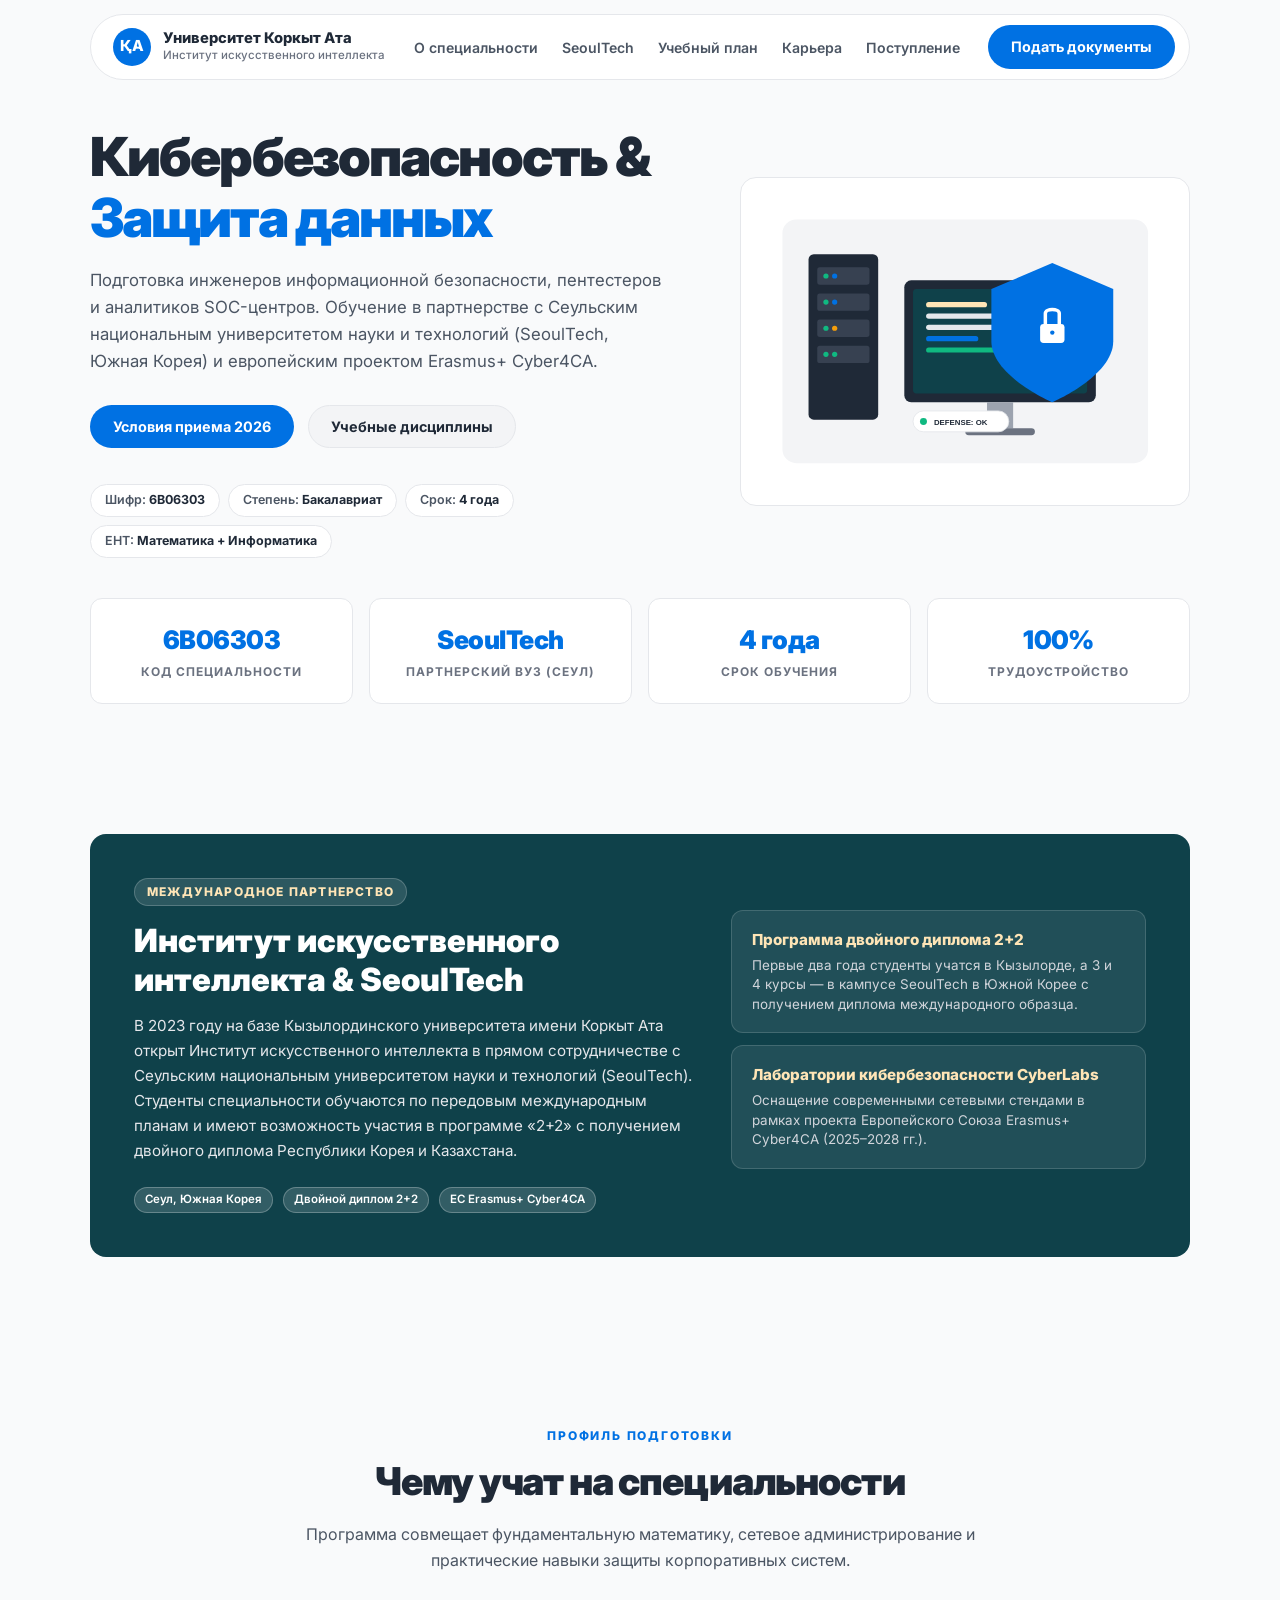
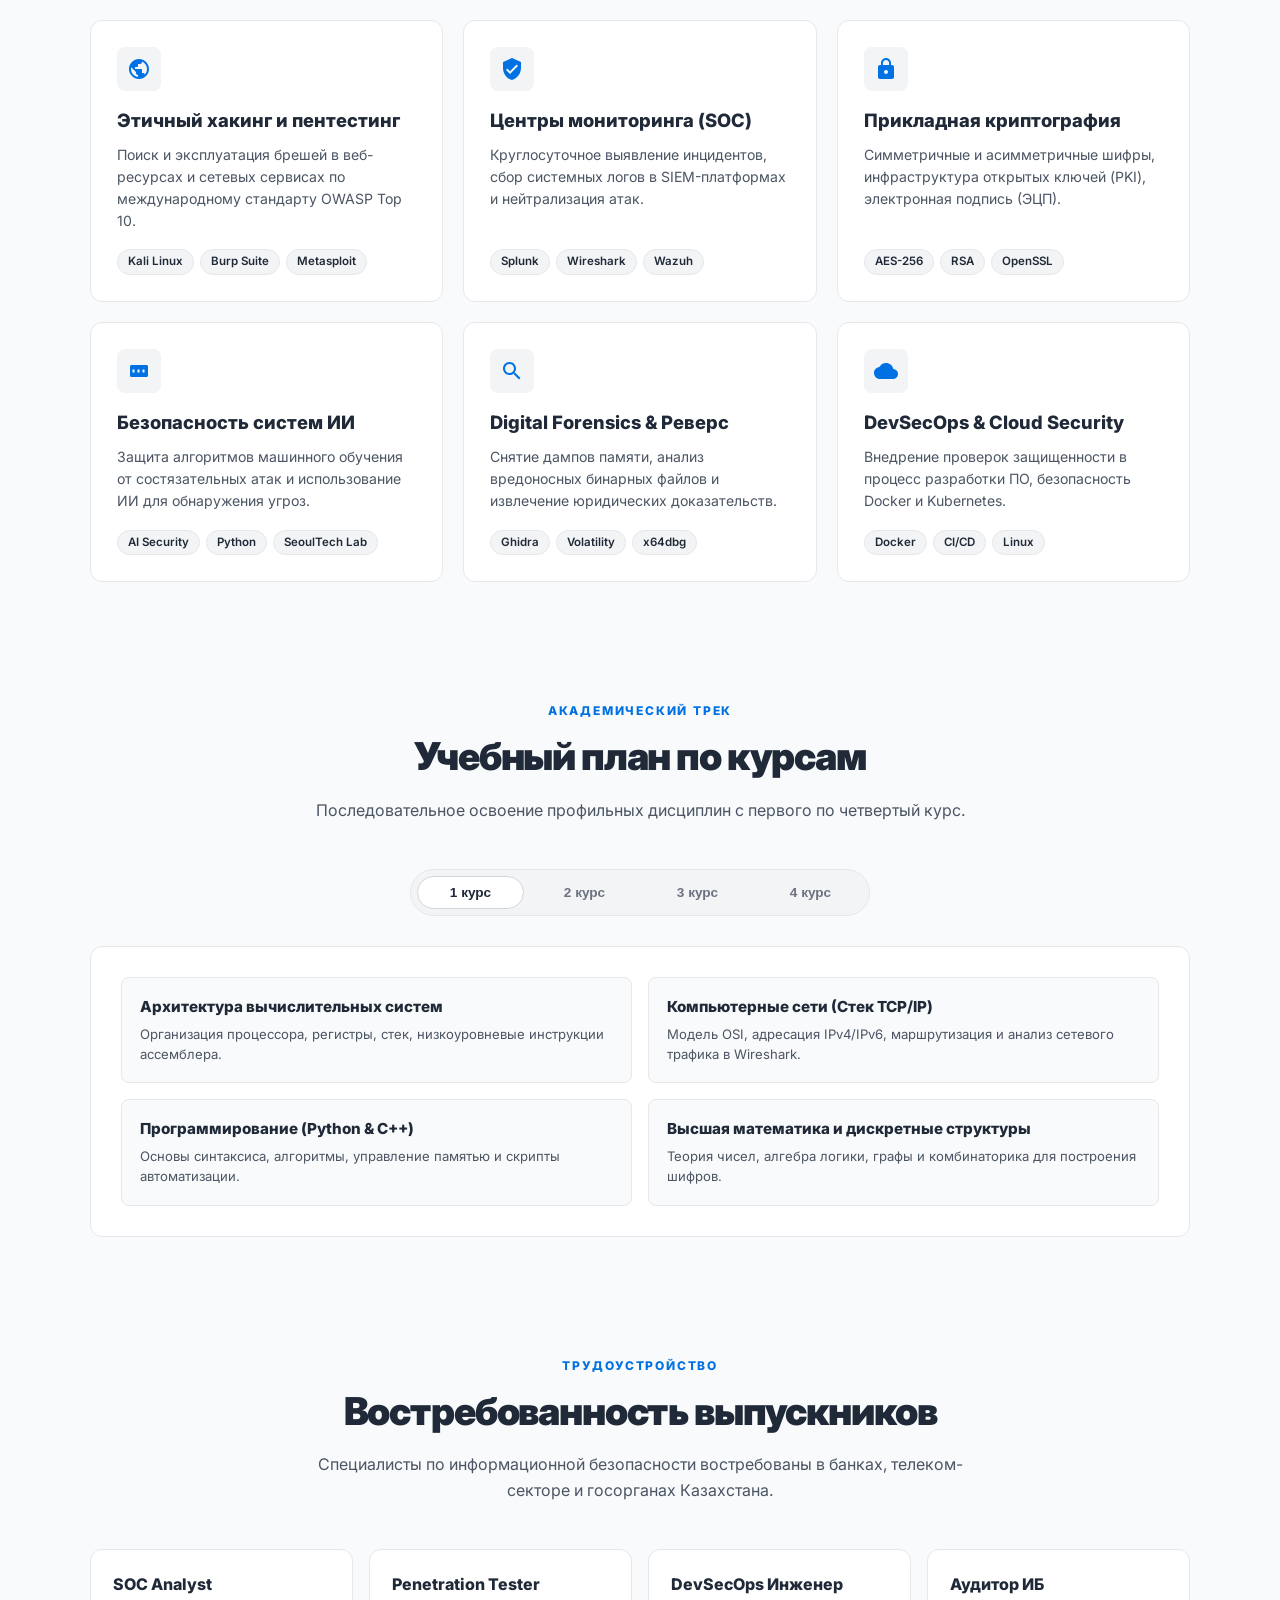
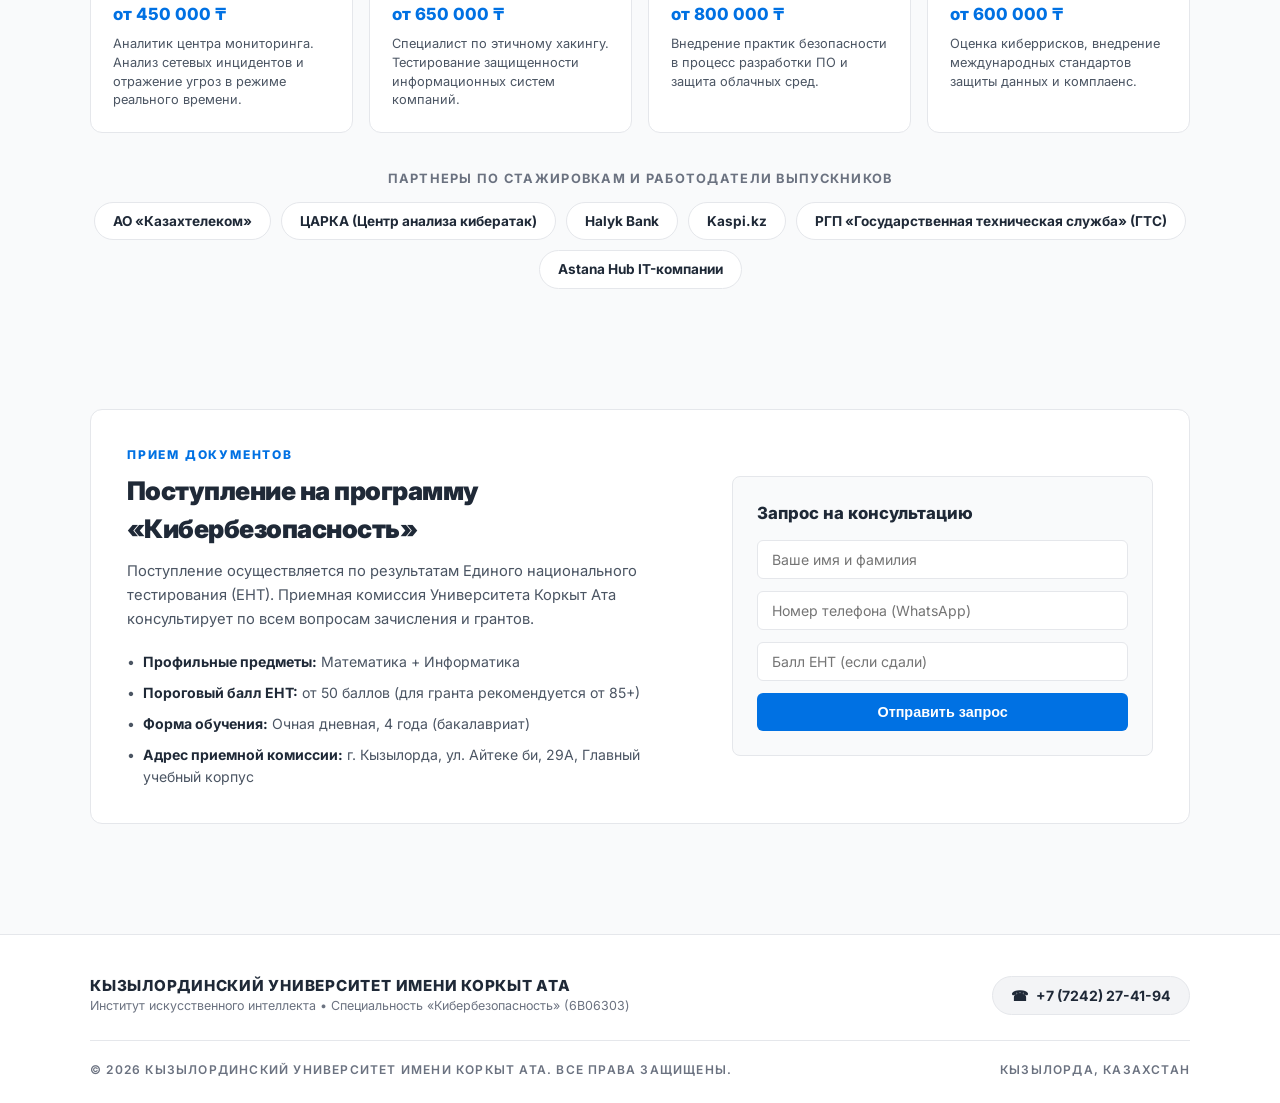
<file: index.html>
<!DOCTYPE html>
<html lang="ru">
<head>
  <meta charset="UTF-8">
  <meta name="viewport" content="width=device-width, initial-scale=1.0">
  <title>Кибербезопасность | Кызылординский университет имени Коркыт Ата</title>
  <meta name="description" content="Официальный сайт образовательной программы «Кибербезопасность» (6B06303) Кызылординского университета имени Коркыт Ата. Институт искусственного интеллекта совместно с SeoulTech.">

  <!-- Inter Font -->
  <link rel="preconnect" href="https://fonts.googleapis.com">
  <link rel="preconnect" href="https://fonts.gstatic.com" crossorigin>
  <link href="https://fonts.googleapis.com/css2?family=Inter:wght@400;500;600;700;800&display=swap" rel="stylesheet">

  <style>
    /* ==========================================================
       ЧИСТЫЙ FLAT DESIGN (ПЛОСКИЙ СТИЛЬ БЕЗ БЛИКОВ И ТЕНЕЙ)
       Университет Коркыт Ата — Кибербезопасность
       ========================================================== */
    :root {
      --color-bg: #f9fafb;
      --color-white: #ffffff;
      --color-dark: #1f2937;
      --color-muted: #4b5563;
      --color-subtle: #6b7280;
      
      --color-border: #e5e7eb;
      --color-border-dark: #d1d5db;
      
      --color-blue: #0071e3;
      --color-blue-hover: #005bb5;
      --color-blue-light: #eff6ff;
      
      --color-teal: #0f414a;
      --color-teal-hover: #0a2d33;
      --color-peach: #ffe5b6;
      --color-green: #059669;
      
      --radius-sm: 6px;
      --radius-md: 8px;
      --radius-lg: 12px;
      --radius-xl: 16px;
      --radius-pill: 9999px;
      
      --font-main: 'Inter', -apple-system, BlinkMacSystemFont, 'Segoe UI', Roboto, sans-serif;
    }

    * {
      box-sizing: border-box;
      margin: 0;
      padding: 0;
    }

    body {
      background-color: var(--color-bg);
      color: var(--color-dark);
      font-family: var(--font-main);
      line-height: 1.5;
      -webkit-font-smoothing: antialiased;
    }

    .container {
      max-width: 1140px;
      margin: 0 auto;
      padding: 0 20px;
    }

    a {
      color: inherit;
      text-decoration: none;
    }

    /* ==========================================================
       НАВИГАЦИЯ (FLAT PILL NAVBAR)
       ========================================================== */
    .nav-wrapper {
      position: sticky;
      top: 14px;
      z-index: 100;
      padding: 0 16px;
      margin-bottom: 30px;
    }

    .navbar-flat {
      max-width: 1100px;
      margin: 0 auto;
      background-color: var(--color-white);
      border: 1px solid var(--color-border);
      border-radius: var(--radius-pill);
      padding: 10px 14px 10px 22px;
      display: flex;
      align-items: center;
      justify-content: space-between;
    }

    .brand {
      display: flex;
      align-items: center;
      gap: 12px;
    }

    .brand-logo-flat {
      width: 38px;
      height: 38px;
      background-color: var(--color-blue);
      color: #ffffff;
      font-weight: 800;
      font-size: 0.95rem;
      display: flex;
      align-items: center;
      justify-content: center;
      border-radius: var(--radius-pill);
    }

    .brand-title {
      font-size: 0.92rem;
      font-weight: 800;
      color: var(--color-dark);
      line-height: 1.15;
    }

    .brand-subtitle {
      font-size: 0.72rem;
      color: var(--color-subtle);
      font-weight: 500;
    }

    .nav-menu {
      display: flex;
      align-items: center;
      gap: 24px;
      list-style: none;
    }

    .nav-link {
      font-size: 0.88rem;
      font-weight: 600;
      color: var(--color-muted);
      transition: color 0.15s;
    }

    .nav-link:hover {
      color: var(--color-blue);
    }

    /* ==========================================================
       ПЛОСКИЕ КНОПКИ (FLAT BUTTONS - БЕЗ БЛИКОВ И ГРАДИЕНТОВ)
       ========================================================== */
    .btn-flat {
      display: inline-flex;
      align-items: center;
      justify-content: center;
      gap: 8px;
      padding: 10px 22px;
      font-size: 0.9rem;
      font-weight: 700;
      border-radius: var(--radius-pill);
      border: 1px solid transparent;
      cursor: pointer;
      background-color: var(--color-blue);
      color: #ffffff;
      box-shadow: none;
      transition: background-color 0.15s ease, border-color 0.15s ease;
    }

    .btn-flat:hover {
      background-color: var(--color-blue-hover);
    }

    .btn-flat-secondary {
      background-color: #f3f4f6;
      color: var(--color-dark);
      border: 1px solid var(--color-border);
    }

    .btn-flat-secondary:hover {
      background-color: #e5e7eb;
      border-color: var(--color-border-dark);
    }

    .btn-flat-teal {
      background-color: var(--color-teal);
      color: #ffffff;
    }

    .btn-flat-teal:hover {
      background-color: var(--color-teal-hover);
    }

    .mobile-menu-btn {
      display: none;
      background: none;
      border: none;
      font-size: 1.3rem;
      color: var(--color-dark);
      cursor: pointer;
      padding: 4px 8px;
    }

    /* ==========================================================
       HERO СЕКЦИЯ С FLAT ИЛЛЮСТРАЦИЕЙ
       ========================================================== */
    .hero-wrap {
      padding: 30px 0 50px;
    }

    .hero-grid {
      display: grid;
      grid-template-columns: 1.15fr 0.85fr;
      gap: 40px;
      align-items: center;
    }

    .hero-heading {
      font-size: clamp(2rem, 4.2vw, 3.4rem);
      font-weight: 900;
      letter-spacing: -0.035em;
      line-height: 1.15;
      color: var(--color-dark);
      margin-bottom: 18px;
    }

    .hero-heading span.highlight {
      color: var(--color-blue);
    }

    .hero-text {
      font-size: 1.05rem;
      color: var(--color-muted);
      line-height: 1.6;
      margin-bottom: 30px;
      max-width: 580px;
    }

    .hero-btn-row {
      display: flex;
      gap: 14px;
      margin-bottom: 36px;
      flex-wrap: wrap;
    }

    .flat-tags-row {
      display: flex;
      flex-wrap: wrap;
      gap: 8px;
    }

    .flat-tag {
      background-color: var(--color-white);
      border: 1px solid var(--color-border);
      color: var(--color-muted);
      font-size: 0.78rem;
      font-weight: 600;
      padding: 6px 14px;
      border-radius: var(--radius-pill);
    }

    .flat-tag strong {
      color: var(--color-dark);
    }

    /* Flat SVG контейнер */
    .flat-illustration-box {
      background-color: var(--color-white);
      border: 1px solid var(--color-border);
      border-radius: var(--radius-xl);
      padding: 24px;
      display: flex;
      align-items: center;
      justify-content: center;
    }

    .flat-illustration-box svg {
      width: 100%;
      height: auto;
      max-height: 340px;
      display: block;
    }

    /* ==========================================================
       СТАТИСТИЧЕСКИЕ КАРТОЧКИ (FLAT STATS)
       ========================================================== */
    .stats-grid {
      display: grid;
      grid-template-columns: repeat(4, 1fr);
      gap: 16px;
      margin: 40px 0 60px;
    }

    .stat-card {
      background-color: var(--color-white);
      border: 1px solid var(--color-border);
      border-radius: var(--radius-lg);
      padding: 22px 18px;
      text-align: center;
    }

    .stat-val {
      font-size: 1.6rem;
      font-weight: 900;
      color: var(--color-blue);
      letter-spacing: -0.02em;
      margin-bottom: 4px;
    }

    .stat-text {
      font-size: 0.75rem;
      font-weight: 700;
      color: var(--color-subtle);
      text-transform: uppercase;
      letter-spacing: 0.08em;
    }

    /* ==========================================================
       ЗАГОЛОВКИ СЕКЦИЙ
       ========================================================== */
    .section-wrap {
      padding: 60px 0;
    }

    .section-header {
      text-align: center;
      max-width: 680px;
      margin: 0 auto 46px;
    }

    .section-label {
      font-size: 0.75rem;
      font-weight: 800;
      text-transform: uppercase;
      letter-spacing: 0.15em;
      color: var(--color-blue);
      margin-bottom: 8px;
      display: block;
    }

    .section-title {
      font-size: clamp(1.8rem, 3.2vw, 2.4rem);
      font-weight: 900;
      letter-spacing: -0.03em;
      color: var(--color-dark);
      margin-bottom: 12px;
    }

    .section-desc {
      font-size: 1rem;
      color: var(--color-muted);
      line-height: 1.6;
    }

    /* ==========================================================
       СЕКЦИЯ SEOULTECH & AI ИНСТИТУТ (FLAT TEAL)
       ========================================================== */
    .flat-teal-section {
      background-color: var(--color-teal);
      border-radius: var(--radius-xl);
      padding: 44px;
      color: #ffffff;
      margin: 20px 0 50px;
    }

    .teal-grid {
      display: grid;
      grid-template-columns: 1.15fr 0.85fr;
      gap: 36px;
      align-items: center;
    }

    .teal-badge {
      display: inline-block;
      background-color: rgba(255, 255, 255, 0.12);
      color: var(--color-peach);
      border: 1px solid rgba(255, 255, 255, 0.2);
      font-size: 0.75rem;
      font-weight: 800;
      text-transform: uppercase;
      letter-spacing: 0.1em;
      padding: 4px 12px;
      border-radius: var(--radius-pill);
      margin-bottom: 16px;
    }

    .teal-title {
      font-size: 2rem;
      font-weight: 900;
      margin-bottom: 14px;
      line-height: 1.2;
    }

    .teal-desc {
      font-size: 0.95rem;
      color: #e5e7eb;
      line-height: 1.65;
      margin-bottom: 24px;
    }

    .teal-feature-card {
      background-color: rgba(255, 255, 255, 0.08);
      border: 1px solid rgba(255, 255, 255, 0.15);
      border-radius: var(--radius-lg);
      padding: 18px 20px;
      margin-bottom: 12px;
    }

    .teal-feature-card h4 {
      font-size: 0.95rem;
      font-weight: 800;
      color: var(--color-peach);
      margin-bottom: 4px;
    }

    .teal-feature-card p {
      font-size: 0.84rem;
      color: #d1d5db;
      line-height: 1.45;
    }

    /* ==========================================================
       СПЕЦИАЛИЗАЦИИ (FLAT CARDS)
       ========================================================== */
    .spec-grid {
      display: grid;
      grid-template-columns: repeat(3, 1fr);
      gap: 20px;
    }

    .spec-card {
      background-color: var(--color-white);
      border: 1px solid var(--color-border);
      border-radius: var(--radius-lg);
      padding: 26px;
      display: flex;
      flex-direction: column;
      justify-content: space-between;
      transition: border-color 0.15s ease;
    }

    .spec-card:hover {
      border-color: var(--color-blue);
    }

    .spec-icon-box {
      width: 44px;
      height: 44px;
      border-radius: var(--radius-md);
      background-color: #f3f4f6;
      display: flex;
      align-items: center;
      justify-content: center;
      margin-bottom: 16px;
    }

    .spec-icon-box svg {
      width: 24px;
      height: 24px;
      fill: var(--color-blue);
    }

    .spec-card h3 {
      font-size: 1.15rem;
      font-weight: 800;
      color: var(--color-dark);
      margin-bottom: 10px;
    }

    .spec-card p {
      font-size: 0.88rem;
      color: var(--color-muted);
      line-height: 1.55;
      margin-bottom: 18px;
    }

    .pill-tags {
      display: flex;
      flex-wrap: wrap;
      gap: 6px;
    }

    .pill-tag {
      background-color: #f3f4f6;
      border: 1px solid var(--color-border);
      border-radius: var(--radius-pill);
      padding: 3px 10px;
      font-size: 0.72rem;
      font-weight: 600;
      color: var(--color-dark);
    }

    /* ==========================================================
       УЧЕБНЫЙ ПЛАН (FLAT TABS)
       ========================================================== */
    .tabs-bar {
      display: flex;
      justify-content: center;
      gap: 8px;
      background-color: #f3f4f6;
      border: 1px solid var(--color-border);
      border-radius: var(--radius-pill);
      padding: 6px;
      max-width: 460px;
      margin: 0 auto 30px;
    }

    .tab-btn {
      flex: 1;
      background: none;
      border: none;
      padding: 8px 16px;
      border-radius: var(--radius-pill);
      font-size: 0.85rem;
      font-weight: 700;
      color: var(--color-subtle);
      cursor: pointer;
      transition: all 0.15s ease;
    }

    .tab-btn.active {
      background-color: var(--color-white);
      color: var(--color-dark);
      border: 1px solid var(--color-border-dark);
    }

    .curriculum-card {
      background-color: var(--color-white);
      border: 1px solid var(--color-border);
      border-radius: var(--radius-lg);
      padding: 30px;
    }

    .curriculum-grid {
      display: grid;
      grid-template-columns: repeat(2, 1fr);
      gap: 16px;
    }

    .curriculum-item {
      background-color: #f9fafb;
      border: 1px solid var(--color-border);
      border-radius: var(--radius-md);
      padding: 18px;
    }

    .curriculum-item h4 {
      font-size: 0.95rem;
      font-weight: 800;
      color: var(--color-dark);
      margin-bottom: 6px;
    }

    .curriculum-item p {
      font-size: 0.82rem;
      color: var(--color-muted);
      line-height: 1.5;
    }

    .tab-content {
      display: none;
    }

    .tab-content.active {
      display: block;
    }

    /* ==========================================================
       КАРЬЕРА И ПАРТНЕРЫ (FLAT CAREER)
       ========================================================== */
    .career-grid {
      display: grid;
      grid-template-columns: repeat(4, 1fr);
      gap: 16px;
      margin-bottom: 36px;
    }

    .career-box {
      background-color: var(--color-white);
      border: 1px solid var(--color-border);
      border-radius: var(--radius-lg);
      padding: 22px;
    }

    .career-box h4 {
      font-size: 1rem;
      font-weight: 800;
      color: var(--color-dark);
      margin-bottom: 6px;
    }

    .career-salary {
      font-size: 1.05rem;
      font-weight: 800;
      color: var(--color-blue);
      margin-bottom: 8px;
    }

    .career-box p {
      font-size: 0.8rem;
      color: var(--color-muted);
      line-height: 1.45;
    }

    .partners-flat-row {
      display: flex;
      flex-wrap: wrap;
      justify-content: center;
      gap: 10px;
    }

    .partner-chip {
      background-color: var(--color-white);
      border: 1px solid var(--color-border);
      padding: 8px 18px;
      border-radius: var(--radius-pill);
      font-size: 0.85rem;
      font-weight: 700;
      color: var(--color-dark);
    }

    /* ==========================================================
       ПОСТУПЛЕНИЕ И КОНСУЛЬТАЦИЯ
       ========================================================== */
    .adm-card {
      background-color: var(--color-white);
      border: 1px solid var(--color-border);
      border-radius: var(--radius-lg);
      padding: 36px;
    }

    .adm-grid {
      display: grid;
      grid-template-columns: 1.15fr 0.85fr;
      gap: 36px;
      align-items: center;
    }

    .adm-details h3 {
      font-size: 1.6rem;
      font-weight: 900;
      color: var(--color-dark);
      margin-bottom: 12px;
      letter-spacing: -0.02em;
    }

    .adm-details p {
      font-size: 0.92rem;
      color: var(--color-muted);
      margin-bottom: 20px;
      line-height: 1.6;
    }

    .adm-list {
      list-style: none;
      display: flex;
      flex-direction: column;
      gap: 10px;
    }

    .adm-list li {
      font-size: 0.88rem;
      color: var(--color-muted);
      display: flex;
      align-items: flex-start;
      gap: 8px;
    }

    .adm-list li strong {
      color: var(--color-dark);
    }

    .flat-form {
      background-color: #f9fafb;
      border: 1px solid var(--color-border);
      border-radius: var(--radius-md);
      padding: 24px;
    }

    .flat-form h4 {
      font-size: 1.05rem;
      font-weight: 800;
      color: var(--color-dark);
      margin-bottom: 14px;
    }

    .flat-input {
      width: 100%;
      background-color: var(--color-white);
      border: 1px solid var(--color-border);
      border-radius: var(--radius-sm);
      padding: 10px 14px;
      font-size: 0.88rem;
      font-family: inherit;
      color: var(--color-dark);
      margin-bottom: 12px;
      outline: none;
      transition: border-color 0.15s;
    }

    .flat-input:focus {
      border-color: var(--color-blue);
    }

    /* ==========================================================
       ПОДВАЛ (FLAT FOOTER)
       ========================================================== */
    .site-footer {
      background-color: var(--color-white);
      border-top: 1px solid var(--color-border);
      padding: 40px 0 24px;
      margin-top: 50px;
    }

    .footer-top {
      display: flex;
      justify-content: space-between;
      align-items: center;
      flex-wrap: wrap;
      gap: 20px;
      padding-bottom: 24px;
      border-bottom: 1px solid var(--color-border);
    }

    .footer-name {
      font-size: 0.95rem;
      font-weight: 800;
      color: var(--color-dark);
      text-transform: uppercase;
      letter-spacing: 0.05em;
    }

    .footer-role {
      font-size: 0.78rem;
      color: var(--color-subtle);
    }

    .footer-phone-btn {
      display: inline-flex;
      align-items: center;
      gap: 8px;
      background-color: #f3f4f6;
      border: 1px solid var(--color-border);
      padding: 8px 18px;
      border-radius: var(--radius-pill);
      font-size: 0.88rem;
      font-weight: 700;
      color: var(--color-dark);
    }

    .footer-phone-btn:hover {
      background-color: #e5e7eb;
    }

    .footer-bottom {
      padding-top: 20px;
      display: flex;
      justify-content: space-between;
      font-size: 0.75rem;
      color: var(--color-subtle);
      font-weight: 600;
      text-transform: uppercase;
      letter-spacing: 0.1em;
      flex-wrap: wrap;
      gap: 10px;
    }

    /* ==========================================================
       АДАПТИВНОСТЬ
       ========================================================== */
    @media (max-width: 960px) {
      .hero-grid, .teal-grid, .adm-grid {
        grid-template-columns: 1fr;
      }
      .spec-grid {
        grid-template-columns: repeat(2, 1fr);
      }
      .stats-grid, .career-grid {
        grid-template-columns: repeat(2, 1fr);
      }
      .curriculum-grid {
        grid-template-columns: 1fr;
      }
    }

    @media (max-width: 680px) {
      .nav-menu {
        display: none;
      }
      .mobile-menu-btn {
        display: block;
      }
      .spec-grid {
        grid-template-columns: 1fr;
      }
      .stats-grid, .career-grid {
        grid-template-columns: 1fr;
      }
      .hero-heading {
        font-size: 2.1rem;
      }
      .flat-teal-section {
        padding: 28px 20px;
      }
      .footer-top, .footer-bottom {
        flex-direction: column;
        align-items: flex-start;
      }
    }
  </style>
</head>
<body>

  <!-- Навигация (Flat Pill Navbar) -->
  <div class="nav-wrapper">
    <header class="navbar-flat">
      <a href="#" class="brand">
        <div class="brand-logo-flat">ҚА</div>
        <div>
          <div class="brand-title">Университет Коркыт Ата</div>
          <div class="brand-subtitle">Институт искусственного интеллекта</div>
        </div>
      </a>

      <ul class="nav-menu">
        <li><a href="#about" class="nav-link">О специальности</a></li>
        <li><a href="#seoultech" class="nav-link">SeoulTech</a></li>
        <li><a href="#curriculum" class="nav-link">Учебный план</a></li>
        <li><a href="#career" class="nav-link">Карьера</a></li>
        <li><a href="#admission" class="nav-link">Поступление</a></li>
      </ul>

      <div style="display: flex; align-items: center; gap: 8px;">
        <a href="#admission" class="btn-flat">Подать документы</a>
        <button class="mobile-menu-btn" onclick="alert('Разделы сайта: О специальности, SeoulTech, Учебный план, Карьера, Поступление')">&#9776;</button>
      </div>
    </header>
  </div>

  <!-- Hero секция -->
  <section class="hero-wrap">
    <div class="container">
      <div class="hero-grid">
        
        <!-- Левая текстовая колонка -->
        <div>
          <h1 class="hero-heading">
            Кибербезопасность &amp;<br>
            <span class="highlight">Защита данных</span>
          </h1>

          <p class="hero-text">
            Подготовка инженеров информационной безопасности, пентестеров и аналитиков SOC-центров. Обучение в партнерстве с Сеульским национальным университетом науки и технологий (SeoulTech, Южная Корея) и европейским проектом Erasmus+ Cyber4CA.
          </p>

          <div class="hero-btn-row">
            <a href="#admission" class="btn-flat">Условия приема 2026</a>
            <a href="#curriculum" class="btn-flat btn-flat-secondary">Учебные дисциплины</a>
          </div>

          <div class="flat-tags-row">
            <span class="flat-tag">Шифр: <strong>6B06303</strong></span>
            <span class="flat-tag">Степень: <strong>Бакалавриат</strong></span>
            <span class="flat-tag">Срок: <strong>4 года</strong></span>
            <span class="flat-tag">ЕНТ: <strong>Математика + Информатика</strong></span>
          </div>
        </div>

        <!-- Правая колонка: Flat векторная иллюстрация -->
        <div class="flat-illustration-box">
          <svg viewBox="0 0 460 320" xmlns="http://www.w3.org/2000/svg">
            <!-- Фоновые плоские элементы -->
            <rect x="20" y="20" width="420" height="280" rx="16" fill="#F3F4F6"/>
            
            <!-- Серверная стойка (Flat) -->
            <rect x="50" y="60" width="80" height="190" rx="6" fill="#1F2937"/>
            <rect x="60" y="75" width="60" height="20" rx="3" fill="#374151"/>
            <circle cx="70" cy="85" r="3" fill="#10B981"/>
            <circle cx="80" cy="85" r="3" fill="#0071E3"/>
            
            <rect x="60" y="105" width="60" height="20" rx="3" fill="#374151"/>
            <circle cx="70" cy="115" r="3" fill="#10B981"/>
            <circle cx="80" cy="115" r="3" fill="#0071E3"/>

            <rect x="60" y="135" width="60" height="20" rx="3" fill="#374151"/>
            <circle cx="70" cy="145" r="3" fill="#10B981"/>
            <circle cx="80" cy="145" r="3" fill="#F59E0B"/>

            <rect x="60" y="165" width="60" height="20" rx="3" fill="#374151"/>
            <circle cx="70" cy="175" r="3" fill="#10B981"/>
            <circle cx="80" cy="175" r="3" fill="#10B981"/>

            <!-- Рабочая станция / Монитор (Flat) -->
            <rect x="160" y="90" width="220" height="140" rx="8" fill="#1F2937"/>
            <rect x="170" y="100" width="200" height="120" rx="4" fill="#0F414A"/>
            
            <!-- Код на экране -->
            <rect x="185" y="115" width="70" height="6" rx="3" fill="#FFE5B6"/>
            <rect x="185" y="128" width="110" height="6" rx="3" fill="#E5E7EB"/>
            <rect x="185" y="141" width="90" height="6" rx="3" fill="#E5E7EB"/>
            <rect x="185" y="154" width="60" height="6" rx="3" fill="#0071E3"/>
            <rect x="185" y="167" width="130" height="6" rx="3" fill="#10B981"/>

            <!-- Подставка монитора -->
            <rect x="255" y="230" width="30" height="30" fill="#9CA3AF"/>
            <rect x="230" y="260" width="80" height="8" rx="4" fill="#6B7280"/>

            <!-- Большой щит безопасности (Flat Shield) -->
            <path d="M 330,70 L 400,100 L 400,160 C 400,200 330,230 330,230 C 330,230 260,200 260,160 L 260,100 Z" fill="#0071E3"/>
            <!-- Внутренний замок -->
            <rect x="316" y="140" width="28" height="22" rx="4" fill="#FFFFFF"/>
            <path d="M 322,140 L 322,128 C 322,122 338,122 338,128 L 338,140" fill="none" stroke="#FFFFFF" stroke-width="4" stroke-linecap="round"/>
            <circle cx="330" cy="150" r="2.5" fill="#0071E3"/>

            <!-- Плашка статуса -->
            <rect x="170" y="240" width="110" height="24" rx="12" fill="#FFFFFF" stroke="#E5E7EB"/>
            <circle cx="182" cy="252" r="4" fill="#10B981"/>
            <text x="194" y="256" font-family="sans-serif" font-size="9" font-weight="bold" fill="#1F2937">DEFENSE: OK</text>
          </svg>
        </div>

      </div>

      <!-- Ключевые показатели программы -->
      <div class="stats-grid">
        <div class="stat-card">
          <div class="stat-val">6B06303</div>
          <div class="stat-text">Код специальности</div>
        </div>
        <div class="stat-card">
          <div class="stat-val">SeoulTech</div>
          <div class="stat-text">Партнерский вуз (Сеул)</div>
        </div>
        <div class="stat-card">
          <div class="stat-val">4 года</div>
          <div class="stat-text">Срок обучения</div>
        </div>
        <div class="stat-card">
          <div class="stat-val">100%</div>
          <div class="stat-text">Трудоустройство</div>
        </div>
      </div>

    </div>
  </section>

  <!-- Секция SeoulTech & AI Институт (Flat Dark Teal) -->
  <section class="section-wrap" id="seoultech" style="padding-top: 0;">
    <div class="container">
      <div class="flat-teal-section">
        <div class="teal-grid">
          
          <div>
            <span class="teal-badge">Международное партнерство</span>
            <h2 class="teal-title">Институт искусственного интеллекта &amp; SeoulTech</h2>
            <p class="teal-desc">
              В 2023 году на базе Кызылординского университета имени Коркыт Ата открыт Институт искусственного интеллекта в прямом сотрудничестве с Сеульским национальным университетом науки и технологий (SeoulTech). Студенты специальности обучаются по передовым международным планам и имеют возможность участия в программе «2+2» с получением двойного диплома Республики Корея и Казахстана.
            </p>
            <div style="display: flex; gap: 10px; flex-wrap: wrap;">
              <span class="pill-tag" style="background: rgba(255,255,255,0.15); border-color: rgba(255,255,255,0.25); color: #fff;">
                Сеул, Южная Корея
              </span>
              <span class="pill-tag" style="background: rgba(255,255,255,0.15); border-color: rgba(255,255,255,0.25); color: #fff;">
                Двойной диплом 2+2
              </span>
              <span class="pill-tag" style="background: rgba(255,255,255,0.15); border-color: rgba(255,255,255,0.25); color: #fff;">
                ЕС Erasmus+ Cyber4CA
              </span>
            </div>
          </div>

          <!-- Flat карточки институтов -->
          <div>
            <div class="teal-feature-card">
              <h4>Программа двойного диплома 2+2</h4>
              <p>Первые два года студенты учатся в Кызылорде, а 3 и 4 курсы — в кампусе SeoulTech в Южной Корее с получением диплома международного образца.</p>
            </div>
            <div class="teal-feature-card">
              <h4>Лаборатории кибербезопасности CyberLabs</h4>
              <p>Оснащение современными сетевыми стендами в рамках проекта Европейского Союза Erasmus+ Cyber4CA (2025–2028 гг.).</p>
            </div>
          </div>

        </div>
      </div>
    </div>
  </section>

  <!-- Спецификации / Направления подготовки -->
  <section class="section-wrap" id="about">
    <div class="container">
      
      <div class="section-header">
        <span class="section-label">Профиль подготовки</span>
        <h2 class="section-title">Чему учат на специальности</h2>
        <p class="section-desc">
          Программа совмещает фундаментальную математику, сетевое администрирование и практические навыки защиты корпоративных систем.
        </p>
      </div>

      <div class="spec-grid">
        
        <!-- Карточка 1: Пентестинг -->
        <div class="spec-card">
          <div>
            <div class="spec-icon-box">
              <svg viewBox="0 0 24 24"><path d="M12 2C6.48 2 2 6.48 2 12s4.48 10 10 10 10-4.48 10-10S17.52 2 12 2zm-1 17.93c-3.95-.49-7-3.85-7-7.93 0-.62.08-1.21.21-1.79L9 15v1c0 1.1.9 2 2 2v1.93zm6.9-2.54c-.26-.81-1-1.39-1.9-1.39h-1v-3c0-.55-.45-1-1-1H8v-2h2c.55 0 1-.45 1-1V7h2c1.1 0 2-.9 2-2v-.41c2.93 1.19 5 4.06 5 7.41 0 2.08-.8 3.97-2.1 5.39z"/></svg>
            </div>
            <h3>Этичный хакинг и пентестинг</h3>
            <p>
              Поиск и эксплуатация брешей в веб-ресурсах и сетевых сервисах по международному стандарту OWASP Top 10.
            </p>
          </div>
          <div class="pill-tags">
            <span class="pill-tag">Kali Linux</span>
            <span class="pill-tag">Burp Suite</span>
            <span class="pill-tag">Metasploit</span>
          </div>
        </div>

        <!-- Карточка 2: SOC -->
        <div class="spec-card">
          <div>
            <div class="spec-icon-box">
              <svg viewBox="0 0 24 24"><path d="M12 1L3 5v6c0 5.55 3.84 10.74 9 12 5.16-1.26 9-6.45 9-12V5l-9-4zm-2 16l-4-4 1.41-1.41L10 14.17l6.59-6.59L18 9l-8 8z"/></svg>
            </div>
            <h3>Центры мониторинга (SOC)</h3>
            <p>
              Круглосуточное выявление инцидентов, сбор системных логов в SIEM-платформах и нейтрализация атак.
            </p>
          </div>
          <div class="pill-tags">
            <span class="pill-tag">Splunk</span>
            <span class="pill-tag">Wireshark</span>
            <span class="pill-tag">Wazuh</span>
          </div>
        </div>

        <!-- Карточка 3: Криптография -->
        <div class="spec-card">
          <div>
            <div class="spec-icon-box">
              <svg viewBox="0 0 24 24"><path d="M18 8h-1V6c0-2.76-2.24-5-5-5S7 3.24 7 6v2H6c-1.1 0-2 .9-2 2v10c0 1.1.9 2 2 2h12c1.1 0 2-.9 2-2V10c0-1.1-.9-2-2-2zm-6 9c-1.1 0-2-.9-2-2s.9-2 2-2 2 .9 2 2-.9 2-2 2zm3.1-9H8.9V6c0-1.71 1.39-3.1 3.1-3.1 1.71 0 3.1 1.39 3.1 3.1v2z"/></svg>
            </div>
            <h3>Прикладная криптография</h3>
            <p>
              Симметричные и асимметричные шифры, инфраструктура открытых ключей (PKI), электронная подпись (ЭЦП).
            </p>
          </div>
          <div class="pill-tags">
            <span class="pill-tag">AES-256</span>
            <span class="pill-tag">RSA</span>
            <span class="pill-tag">OpenSSL</span>
          </div>
        </div>

        <!-- Карточка 4: Безопасность ИИ -->
        <div class="spec-card">
          <div>
            <div class="spec-icon-box">
              <svg viewBox="0 0 24 24"><path d="M21 16.5c0 .83-.67 1.5-1.5 1.5h-15c-.83 0-1.5-.67-1.5-1.5v-9c0-.83.67-1.5 1.5-1.5h15c.83 0 1.5.67 1.5 1.5v9zm-13.5-6h-2v3h2v-3zm5 0h-2v3h2v-3zm5 0h-2v3h2v-3z"/></svg>
            </div>
            <h3>Безопасность систем ИИ</h3>
            <p>
              Защита алгоритмов машинного обучения от состязательных атак и использование ИИ для обнаружения угроз.
            </p>
          </div>
          <div class="pill-tags">
            <span class="pill-tag">AI Security</span>
            <span class="pill-tag">Python</span>
            <span class="pill-tag">SeoulTech Lab</span>
          </div>
        </div>

        <!-- Карточка 5: Форензика -->
        <div class="spec-card">
          <div>
            <div class="spec-icon-box">
              <svg viewBox="0 0 24 24"><path d="M15.5 14h-.79l-.28-.27C15.41 12.59 16 11.11 16 9.5 16 5.91 13.09 3 9.5 3S3 5.91 3 9.5 5.91 16 9.5 16c1.61 0 3.09-.59 4.23-1.57l.27.28v.79l5 4.99L20.49 19l-4.99-5zm-6 0C7.01 14 5 11.99 5 9.5S7.01 5 9.5 5 14 7.01 14 9.5 11.99 14 9.5 14z"/></svg>
            </div>
            <h3>Digital Forensics &amp; Реверс</h3>
            <p>
              Снятие дампов памяти, анализ вредоносных бинарных файлов и извлечение юридических доказательств.
            </p>
          </div>
          <div class="pill-tags">
            <span class="pill-tag">Ghidra</span>
            <span class="pill-tag">Volatility</span>
            <span class="pill-tag">x64dbg</span>
          </div>
        </div>

        <!-- Карточка 6: DevSecOps -->
        <div class="spec-card">
          <div>
            <div class="spec-icon-box">
              <svg viewBox="0 0 24 24"><path d="M19.35 10.04C18.67 6.59 15.64 4 12 4 9.11 4 6.6 5.64 5.35 8.04 2.34 8.36 0 10.91 0 14c0 3.31 2.69 6 6 6h13c2.76 0 5-2.24 5-5 0-2.64-2.05-4.78-4.65-4.96z"/></svg>
            </div>
            <h3>DevSecOps &amp; Cloud Security</h3>
            <p>
              Внедрение проверок защищенности в процесс разработки ПО, безопасность Docker и Kubernetes.
            </p>
          </div>
          <div class="pill-tags">
            <span class="pill-tag">Docker</span>
            <span class="pill-tag">CI/CD</span>
            <span class="pill-tag">Linux</span>
          </div>
        </div>

      </div>

    </div>
  </section>

  <!-- Учебный план (Flat Tabs) -->
  <section class="section-wrap" id="curriculum">
    <div class="container">
      
      <div class="section-header">
        <span class="section-label">Академический трек</span>
        <h2 class="section-title">Учебный план по курсам</h2>
        <p class="section-desc">
          Последовательное освоение профильных дисциплин с первого по четвертый курс.
        </p>
      </div>

      <div class="tabs-bar">
        <button class="tab-btn active" onclick="switchCourse('c1', this)">1 курс</button>
        <button class="tab-btn" onclick="switchCourse('c2', this)">2 курс</button>
        <button class="tab-btn" onclick="switchCourse('c3', this)">3 курс</button>
        <button class="tab-btn" onclick="switchCourse('c4', this)">4 курс</button>
      </div>

      <div class="curriculum-card">
        
        <!-- 1 КУРС -->
        <div id="c1" class="tab-content active">
          <div class="curriculum-grid">
            <div class="curriculum-item">
              <h4>Архитектура вычислительных систем</h4>
              <p>Организация процессора, регистры, стек, низкоуровневые инструкции ассемблера.</p>
            </div>
            <div class="curriculum-item">
              <h4>Компьютерные сети (Стек TCP/IP)</h4>
              <p>Модель OSI, адресация IPv4/IPv6, маршрутизация и анализ сетевого трафика в Wireshark.</p>
            </div>
            <div class="curriculum-item">
              <h4>Программирование (Python &amp; C++)</h4>
              <p>Основы синтаксиса, алгоритмы, управление памятью и скрипты автоматизации.</p>
            </div>
            <div class="curriculum-item">
              <h4>Высшая математика и дискретные структуры</h4>
              <p>Теория чисел, алгебра логики, графы и комбинаторика для построения шифров.</p>
            </div>
          </div>
        </div>

        <!-- 2 КУРС -->
        <div id="c2" class="tab-content">
          <div class="curriculum-grid">
            <div class="curriculum-item">
              <h4>Операционные системы и администрирование Linux</h4>
              <p>Управление правами доступа, модули ядра, безопасность файловых систем и Bash-скрипты.</p>
            </div>
            <div class="curriculum-item">
              <h4>Основы прикладной криптографии</h4>
              <p>Симметричные шифры AES, асимметричный протокол RSA, хеширование SHA и электронная подпись.</p>
            </div>
            <div class="curriculum-item">
              <h4>Безопасность баз данных SQL</h4>
              <p>Проектирование безопасных СУБД, защита от инъекций кода (SQLi) и аудит доступа.</p>
            </div>
            <div class="curriculum-item">
              <h4>Беспроводные коммуникации и протоколы</h4>
              <p>Стандарты Wi-Fi (WPA2/WPA3), Bluetooth, аудит безопасности радиочастотных каналов.</p>
            </div>
          </div>
        </div>

        <!-- 3 КУРС -->
        <div id="c3" class="tab-content">
          <div class="curriculum-grid">
            <div class="curriculum-item">
              <h4>Тестирование на проникновение (Пентестинг)</h4>
              <p>Методологии этичного хакинга, анализ уязвимостей сетевых сервисов и веб-приложений.</p>
            </div>
            <div class="curriculum-item">
              <h4>Центры мониторинга (SOC) и анализ угроз</h4>
              <p>Корреляция событий в SIEM-системах, выявление вторжений и фреймворк MITRE ATT&amp;CK.</p>
            </div>
            <div class="curriculum-item">
              <h4>Компьютерная криминалистика (Digital Forensics)</h4>
              <p>Извлечение цифровых доказательств, исследование дампов оперативной памяти и файловых образов.</p>
            </div>
            <div class="curriculum-item">
              <h4>Анализ вредоносного ПО (Reverse Engineering)</h4>
              <p>Статический и динамический анализ подозрительных исполняемых файлов в декомпиляторе Ghidra.</p>
            </div>
          </div>
        </div>

        <!-- 4 КУРС -->
        <div id="c4" class="tab-content">
          <div class="curriculum-grid">
            <div class="curriculum-item">
              <h4>Безопасность облачных технологий и контейнеров</h4>
              <p>Конфигурирование Docker и Kubernetes, изоляция сред, защита облачных инфраструктур.</p>
            </div>
            <div class="curriculum-item">
              <h4>Нормативное обеспечение и стандарт ISO 27001</h4>
              <p>Законодательство РК «Об информатизации», корпоративные политики и комплаенс.</p>
            </div>
            <div class="curriculum-item">
              <h4>Производственная практика в компаниях</h4>
              <p>Стажировка в банках, операторах связи и аккредитованных лабораториях ИБ Казахстана.</p>
            </div>
            <div class="curriculum-item">
              <h4>Дипломное проектирование</h4>
              <p>Разработка и публичная защита прикладной системы киберзащиты перед экспертами отрасли.</p>
            </div>
          </div>
        </div>

      </div>

    </div>
  </section>

  <!-- Карьера и Трудоустройство -->
  <section class="section-wrap" id="career">
    <div class="container">
      
      <div class="section-header">
        <span class="section-label">Трудоустройство</span>
        <h2 class="section-title">Востребованность выпускников</h2>
        <p class="section-desc">
          Специалисты по информационной безопасности востребованы в банках, телеком-секторе и госорганах Казахстана.
        </p>
      </div>

      <div class="career-grid">
        <div class="career-box">
          <h4>SOC Analyst</h4>
          <div class="career-salary">от 450 000 ₸</div>
          <p>Аналитик центра мониторинга. Анализ сетевых инцидентов и отражение угроз в режиме реального времени.</p>
        </div>
        <div class="career-box">
          <h4>Penetration Tester</h4>
          <div class="career-salary">от 650 000 ₸</div>
          <p>Специалист по этичному хакингу. Тестирование защищенности информационных систем компаний.</p>
        </div>
        <div class="career-box">
          <h4>DevSecOps Инженер</h4>
          <div class="career-salary">от 800 000 ₸</div>
          <p>Внедрение практик безопасности в процесс разработки ПО и защита облачных сред.</p>
        </div>
        <div class="career-box">
          <h4>Аудитор ИБ</h4>
          <div class="career-salary">от 600 000 ₸</div>
          <p>Оценка киберрисков, внедрение международных стандартов защиты данных и комплаенс.</p>
        </div>
      </div>

      <div style="text-align: center;">
        <p style="font-size: 0.8rem; font-weight: 700; color: var(--color-subtle); text-transform: uppercase; letter-spacing: 0.1em; margin-bottom: 14px;">
          Партнеры по стажировкам и работодатели выпускников
        </p>
        <div class="partners-flat-row">
          <span class="partner-chip">АО «Казахтелеком»</span>
          <span class="partner-chip">ЦАРКА (Центр анализа кибератак)</span>
          <span class="partner-chip">Halyk Bank</span>
          <span class="partner-chip">Kaspi.kz</span>
          <span class="partner-chip">РГП «Государственная техническая служба» (ГТС)</span>
          <span class="partner-chip">Astana Hub IT-компании</span>
        </div>
      </div>

    </div>
  </section>

  <!-- Поступление и Консультация -->
  <section class="section-wrap" id="admission">
    <div class="container">
      <div class="adm-card">
        <div class="adm-grid">
          
          <div class="adm-details">
            <span class="section-label">Прием документов</span>
            <h3>Поступление на программу «Кибербезопасность»</h3>
            <p>
              Поступление осуществляется по результатам Единого национального тестирования (ЕНТ). Приемная комиссия Университета Коркыт Ата консультирует по всем вопросам зачисления и грантов.
            </p>

            <ul class="adm-list">
              <li>
                <span>&#8226;</span>
                <div><strong>Профильные предметы:</strong> Математика + Информатика</div>
              </li>
              <li>
                <span>&#8226;</span>
                <div><strong>Пороговый балл ЕНТ:</strong> от 50 баллов (для гранта рекомендуется от 85+)</div>
              </li>
              <li>
                <span>&#8226;</span>
                <div><strong>Форма обучения:</strong> Очная дневная, 4 года (бакалавриат)</div>
              </li>
              <li>
                <span>&#8226;</span>
                <div><strong>Адрес приемной комиссии:</strong> г. Кызылорда, ул. Айтеке би, 29А, Главный учебный корпус</div>
              </li>
            </ul>
          </div>

          <div class="flat-form">
            <h4>Запрос на консультацию</h4>
            <form onsubmit="event.preventDefault(); alert('Спасибо! Ваша заявка принята. Специалист приемной комиссии свяжется с вами.'); this.reset();">
              <input type="text" class="flat-input" placeholder="Ваше имя и фамилия" required>
              <input type="tel" class="flat-input" placeholder="Номер телефона (WhatsApp)" required>
              <input type="number" class="flat-input" placeholder="Балл ЕНТ (если сдали)" min="0" max="140">
              <button type="submit" class="btn-flat" style="width: 100%; border-radius: var(--radius-sm);">
                Отправить запрос
              </button>
            </form>
          </div>

        </div>
      </div>
    </div>
  </section>

  <!-- Подвал сайта -->
  <footer class="site-footer">
    <div class="container">
      
      <div class="footer-top">
        <div>
          <div class="footer-name">Кызылординский университет имени Коркыт Ата</div>
          <div class="footer-role">Институт искусственного интеллекта &bull; Специальность «Кибербезопасность» (6B06303)</div>
        </div>

        <div>
          <a href="tel:+77242274194" class="footer-phone-btn">
            <span>&#9742;</span>
            <span>+7 (7242) 27-41-94</span>
          </a>
        </div>
      </div>

      <div class="footer-bottom">
        <div>&copy; 2026 Кызылординский университет имени Коркыт Ата. Все права защищены.</div>
        <div>Кызылорда, Казахстан</div>
      </div>

    </div>
  </footer>

  <script>
    function switchCourse(courseId, btn) {
      document.querySelectorAll('.tab-content').forEach(el => el.classList.remove('active'));
      document.querySelectorAll('.tab-btn').forEach(b => b.classList.remove('active'));
      document.getElementById(courseId).classList.add('active');
      btn.classList.add('active');
    }
  </script>
</body>
</html>
</file>
